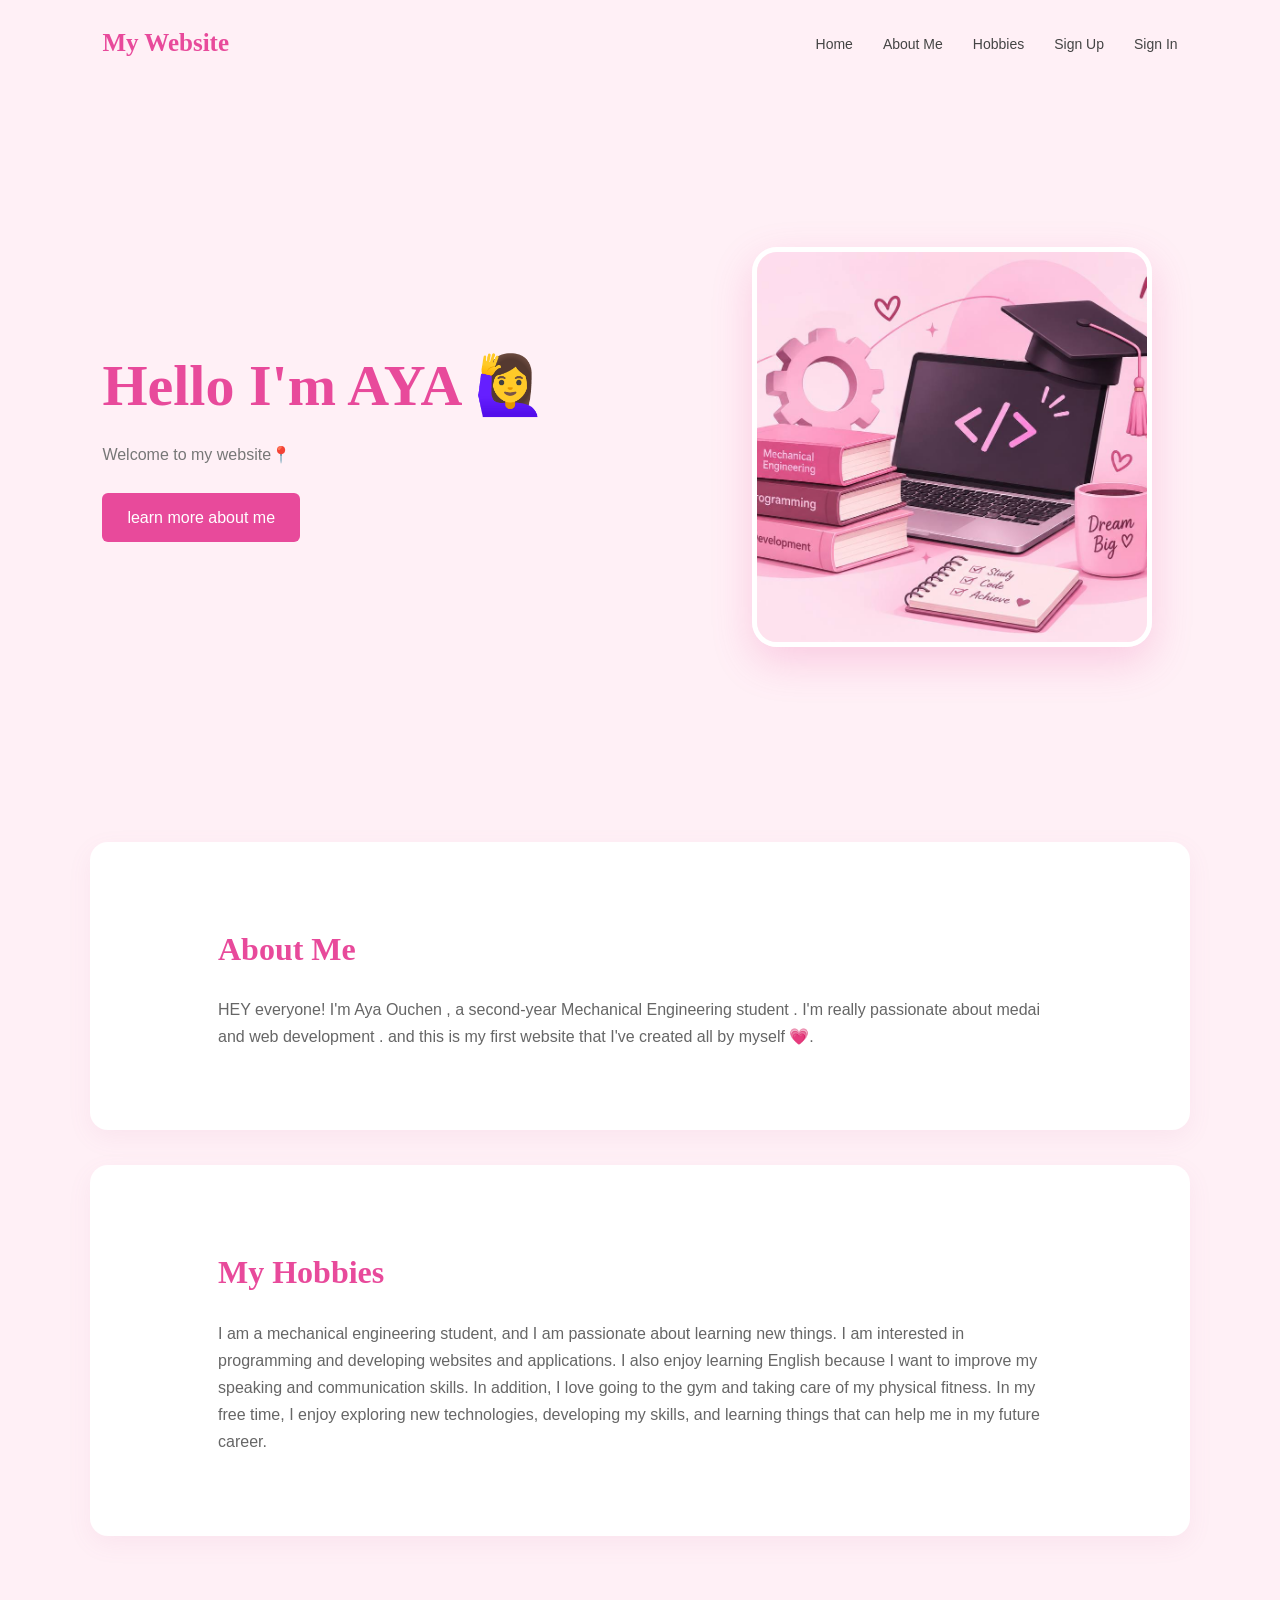
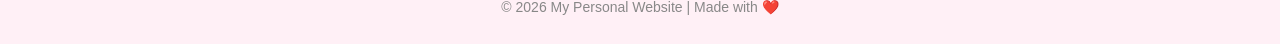
<file: index.html>
<!DOCTYPE html>
<html lang="en">
<head>
    <meta charset="UTF-8">
    <meta name="viewport" content="width=device-width, initial-scale=1.0">
    <title>Aya Ouchen | Personal Portfolio</title>
    <link rel="stylesheet" href="style.css">
</head>
<body>
       <nav>
        <h2>My Website</h2>
        <ul>
            <li><a href="#home">Home</a></li>
            <li><a href="#about">About Me</a></li>
            <li><a href="#hobbies">Hobbies</a></li>
            <li><a href="signup.html">Sign Up</a></li>
            <li><a href="signin.html">Sign In</a></li>
        </ul>
        </nav>

    
    <section id="home">
        <h1>Hello I'm AYA 🙋‍♀️</h1>
        <p>Welcome to my website📍 </p>
        <a href="#about">learn more about me</a> 
        <img src="image.jpg" alt="My photo" class="profile-img">
    </section>

    <section id="about">
        <h2>About Me</h2>
        <p>
            HEY everyone! I'm Aya Ouchen , a second-year Mechanical Engineering student .
            I'm really passionate about medai and web development . and this is my first website that I've created all by myself 💗.
        </p>
    </section>

   
    <section id="hobbies">
        <h2>My Hobbies</h2>
        <p>
            I am a mechanical engineering student, and I am passionate about learning new things. 
            I am interested in programming and developing websites and applications. I also enjoy learning English because I want to improve my speaking and communication skills. 
            In addition, I love going to the gym and taking care of my physical fitness.
            In my free time, I enjoy exploring new technologies, developing my skills, and learning things that can help me in my future career.
        </p>
    </section>

    <footer>
        <p>© 2026 My Personal Website | Made with ❤️</p>
    </footer>
</body>
</html>
</file>
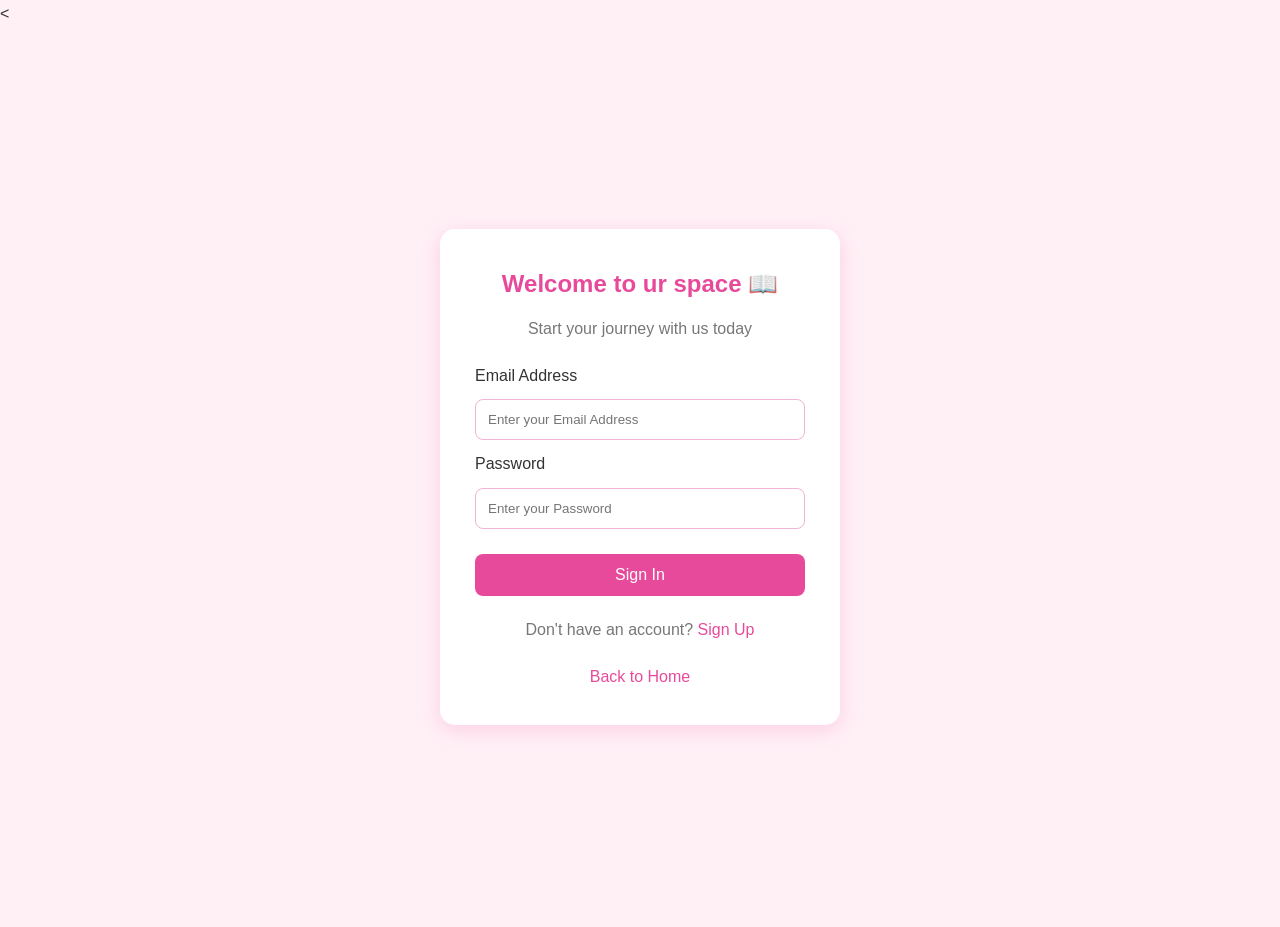
<file: signin.html>
<<!DOCTYPE html>
<html lang="en">
<head>
    <meta charset="UTF-8">
    <meta name="viewport" content="width=device-width, initial-scale=1.0">
    <title>Sign In</title>
    <link rel="stylesheet" href="style.css">
</head>
<body>

    <div class="auth-container">
        <form class="auth-form" id="signinForm">
            <h2>Welcome to ur space 📖 </h2>
            <p>Start your journey with us today</p>
             
            <label style="display: block; text-align: left;" for="loginEmail">Email Address</label>
            <input type="email" id="loginEmail"
                placeholder="Enter your Email Address" required>
            
            <label style="display: block; text-align: left;" for="loginPassword">Password</label>
            <input type="password" id="loginPassword"
                placeholder="Enter your Password" required>
            
            <button type="submit">Sign In</button>

            <p id="signinMessage"></p>

            <p class="auth-link">
                Don't have an account?
                <a href="signup.html">Sign Up</a>
            </p>

            <a href="index.html">Back to Home</a>
        </form>
    </div>
    
    <script>
        document.getElementById("signinForm").addEventListener("submit", function(e) {
            e.preventDefault();

            let email = document.getElementById("loginEmail").value;
            let password = document.getElementById("loginPassword").value;
            let message = document.getElementById("signinMessage");

            if (email === "" || password === "") {
                message.textContent = "Please fill in all fields.";
                message.style.color = "red";
                return;
            }

            message.textContent = "Form submitted successfully!";
            message.style.color = "green";
        });
    </script>

</body>
</html>
</file>
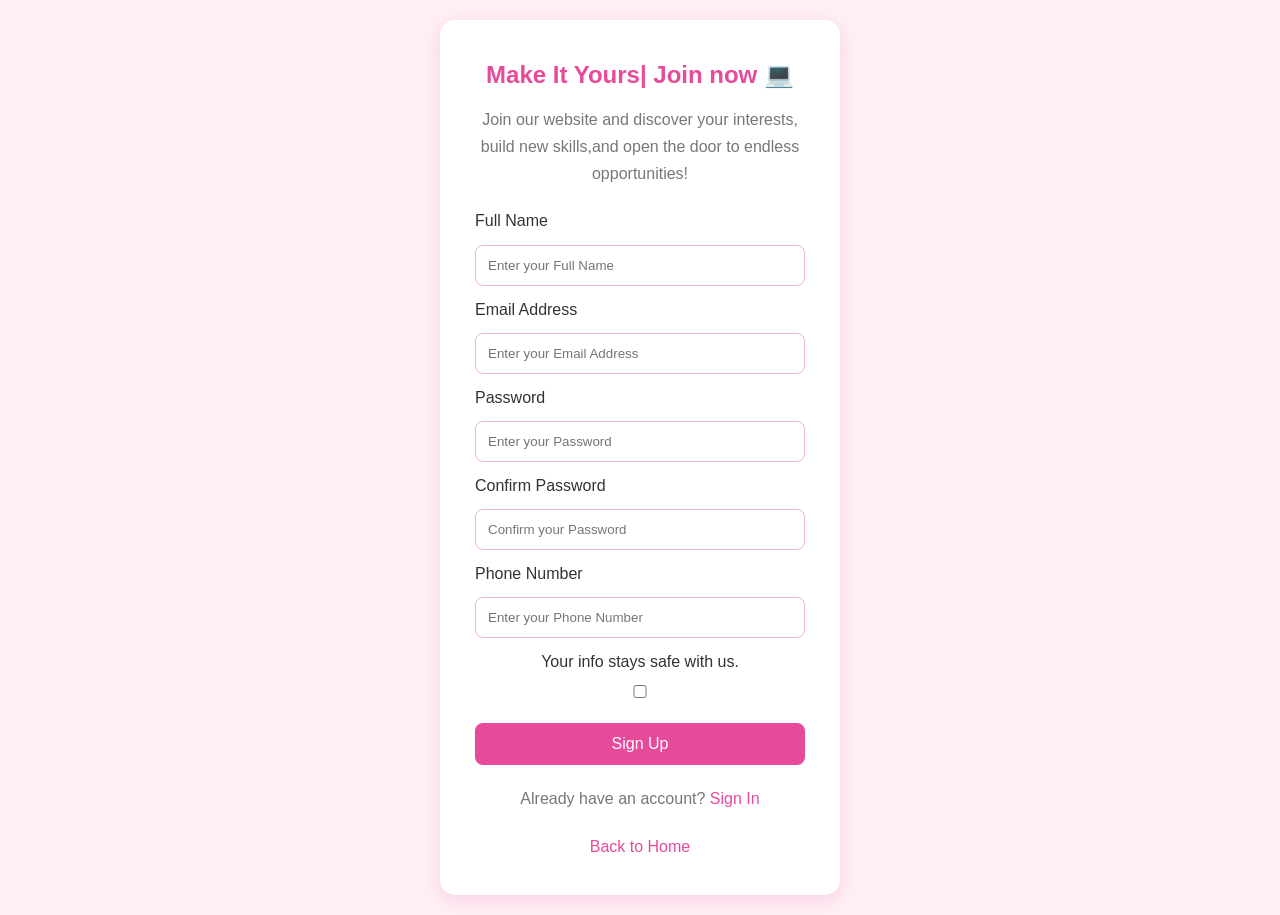
<file: signup.html>
<!DOCTYPE html>
<html lang="en">
<head>
    <meta charset="UTF-8">
    <meta name="viewport" content="width=device-width, initial-scale=1.0">
    <title>Sign Up</title>
    <link rel="stylesheet" href="style.css">
</head>
<body>

    <div class="auth-container">
        <form class="auth-form" id="signupForm">
            <h2>Make It Yours| Join now 💻</h2>
            <p>Join our website and discover your interests, build new skills,and open the door to endless opportunities!</p>

        
        
            <label style="display: block; text-align: left;" for="fullname">Full Name</label>
            <input type="text" id="fullname"
                   placeholder="Enter your Full Name" required>

            <label style="display: block; text-align: left;"  for="signupEmail">Email Address</label>
            <input type="email" id="signupEmail"
                   placeholder="Enter your Email Address" required>

            <label style="display: block; text-align: left;" for="signupPassword">Password</label>
            <input type="password" id="signupPassword"
                   placeholder="Enter your Password" required>

            <label style="display: block; text-align: left;" for="confirmPassword">Confirm Password</label>
            <input type="password" id="confirmPassword"
                   placeholder="Confirm your Password" required>

            <label style="display: block; text-align: left;" for="phone">Phone Number</label>
            <input type="tel" id="phone"
                   placeholder="Enter your Phone Number" required>
            
            <label style="display: block; text-align: left;" for="terms"></label>Your info stays safe with us.</label>
              <input type="checkbox" id="terms" required>
            
            </label>
            <button type="submit">Sign Up</button>

            <p id="signupMessage"></p>

            <p class="auth-link">
                Already have an account?
                <a href="signin.html">Sign In</a>
            </p>

            <a href="index.html">Back to Home</a>
        </form>
    </div>
    <script>
        document.getElementById("signupForm").addEventListener("submit", function(e) {
            e.preventDefault();

            let password = document.getElementById("signupPassword").value;
            let confirm = document.getElementById("confirmPassword").value;
            let message = document.getElementById("signupMessage");

            if (password.length < 8) {
                message.textContent = "Password must contain at least 8 characters.";
                return;
            }

            if (password !== confirm) {
                message.textContent = "Passwords do not match!";
                return;
            }

            message.textContent = "Account created successfully!";
            message.style.color = "green";
        });
    </script>

</body>
</html>
</file>
<file: style.css>
/*style.css*/
* {
    margin: 0;
    padding: 0;
    box-sizing: border-box;
}

html {
    scroll-behavior: smooth;
}

body {
    font-family: Arial, sans-serif;
    background-color: #fff0f6;
    color: #333;
    line-height: 1.7;
}

nav {
    display: flex;
    justify-content: space-between;
    align-items: center;
    padding: 22px 8%;
    background-color: #fff0f6;
}

nav h2 {
    color: #e84a9b;
    font-family: Georgia, serif;
    font-size: 25px;
}

nav ul {
    display: flex;
    list-style: none;
    gap: 30px;
}

nav ul li a {
    text-decoration: none;
    color: #444;
    font-size: 14px;
    transition: 0.3s;
}

nav ul li a:hover {
    color: #e84a9b;
}

#home {
    min-height: 80vh;
    padding: 100px 8%;
    position: relative;
    display: flex;
    flex-direction: column;
    justify-content: center;
    align-items: flex-start;
    overflow: hidden;
}

#home h1 {
    font-family: Georgia, serif;
    font-size: 58px;
    line-height: 1.2;
    color: #29212a;
    max-width: 520px;
    margin-bottom: 20px;
}

#home h1::first-line {
    color: #e84a9b;
}

#home p {
    color: #777;
    max-width: 460px;
    margin-bottom: 25px;
    font-size: 16px;
}


#home::after {
    content: "";
    position: absolute;
    right: 10%;
    top: 50%;
    transform: translateY(-50%);
    width: 280px;
    height: 300px;
    background:
     radial-gradient(circle, #fce0ef 0 35%, transparent 36%),
        #ffffff;
    box-shadow: 0 15px 35px rgba(190, 100, 150, 0.18);
    display: flex;
    justify-content: center;
    align-items: center;
    color: #e84a9b;
    font-size: 95px;
    background:transparent;
    box-shadow:none;
}
.profile-img {
    position: absolute;
    right: 10%;
    top: 50%;
    transform: translateY(-50%);
    width: 400px;
    height: 400px;
    object-fit: cover;
    border-radius: 25px;
    border: 5px solid white;
    box-shadow: 0 15px 40px rgba(232, 74, 155, 0.22);
    z-index: 2;
    transition: 0.4s ease;
}
.profile-img:hover {
    transform: translateY(-50%) scale(1.04);
}
#home a {
    display: inline-block;
    background-color: #e84a9b;
    color: white;
    padding: 11px 25px;
    border-radius: 6px;
    text-decoration: none;
    transition: 0.3s;
}

#home a:hover {
    background-color: #c92f7d;
    transform: translateY(-3px);
}


#about,
#hobbies {
    padding: 80px 10%;
    margin: 35px auto;
    max-width: 1100px;
    background-color: #ffffff;
    border-radius: 18px;
    box-shadow: 0 8px 25px rgba(190, 100, 150, 0.08);
}

#about h2,
#hobbies h2 {
    color: #e84a9b;
    font-family: Georgia, serif;
    font-size: 32px;
    margin-bottom: 20px;
}

#about p,
#hobbies p {
    color: #666;
    font-size: 16px;
}


footer {
    text-align: center;
    padding: 25px;
    color: #888;
    font-size: 14px;
}


.reveal {
    opacity: 0;
    transform: translateY(25px);
    transition: opacity 0.7s ease, transform 0.7s ease;
}

.reveal.visible {
    opacity: 1;
    transform: translateY(0);
}


@media (max-width: 768px) {

    nav {
        flex-direction: column;
        gap: 15px;
        padding: 20px;
    }

    nav ul {
        gap: 15px;
        flex-wrap: wrap;
        justify-content: center;
    }

    #home {
        padding: 65px 8%;
        min-height: auto;
    }

    #home h1 {
        font-size: 40px;
    }

    #home::after {
        position: relative;
        top: auto;
        right: auto;
        transform: none;
        width: 220px;
        height: 220px;
        margin: 40px auto 0;
        font-size: 75px;
    }

    #about,
    #hobbies {
        padding: 40px 25px;
        margin: 20px;
    }

    #about h2,
    #hobbies h2 {
        font-size: 27px;
    }
}

@media (max-width: 400px) {

    nav ul {
        gap: 10px;
    }

    nav ul li a {
        font-size: 12px;
    }

    #home h1 {
        font-size: 34px;
    }
}


.auth-container {
    min-height: 100vh;
    display: flex;
    justify-content: center;
    align-items: center;
    background: #fff0f6;
    padding: 20px;
}

.auth-form {
    background: white;
    width: 100%;
    max-width: 400px;
    padding: 35px;
    border-radius: 15px;
    box-shadow: 0 5px 20px rgba(232, 74, 155, 0.2);
    text-align: center;
}

.auth-form h2 {
    color: #e84a9b;
    margin-bottom: 10px;
}

.auth-form p {
    color: #777;
    margin-bottom: 20px;
}

.auth-form input {
    width: 100%;
    padding: 12px;
    margin: 10px 0;
    border: 1px solid #f0b5d2;
    border-radius: 8px;
    outline: none;
}

.auth-form input:focus {
    border-color: #e84a9b;
}

.auth-form button {
    width: 100%;
    padding: 12px;
    margin-top: 15px;
    background: #e84a9b;
    color: white;
    border: none;
    border-radius: 8px;
    cursor: pointer;
    font-size: 16px;
}

.auth-form button:hover {
    background: #d63384;
}

.auth-form a {
    color: #e84a9b;
    text-decoration: none;
}

.auth-form a:hover {
    text-decoration: underline;
}

.auth-link {
    margin-top: 20px;
}
.error {
    color: red;
    font-size: 12px;
    display: block;
    margin-top: 5px;
}   
input.error-input {
    border: 1px solid red;
}
</file>
